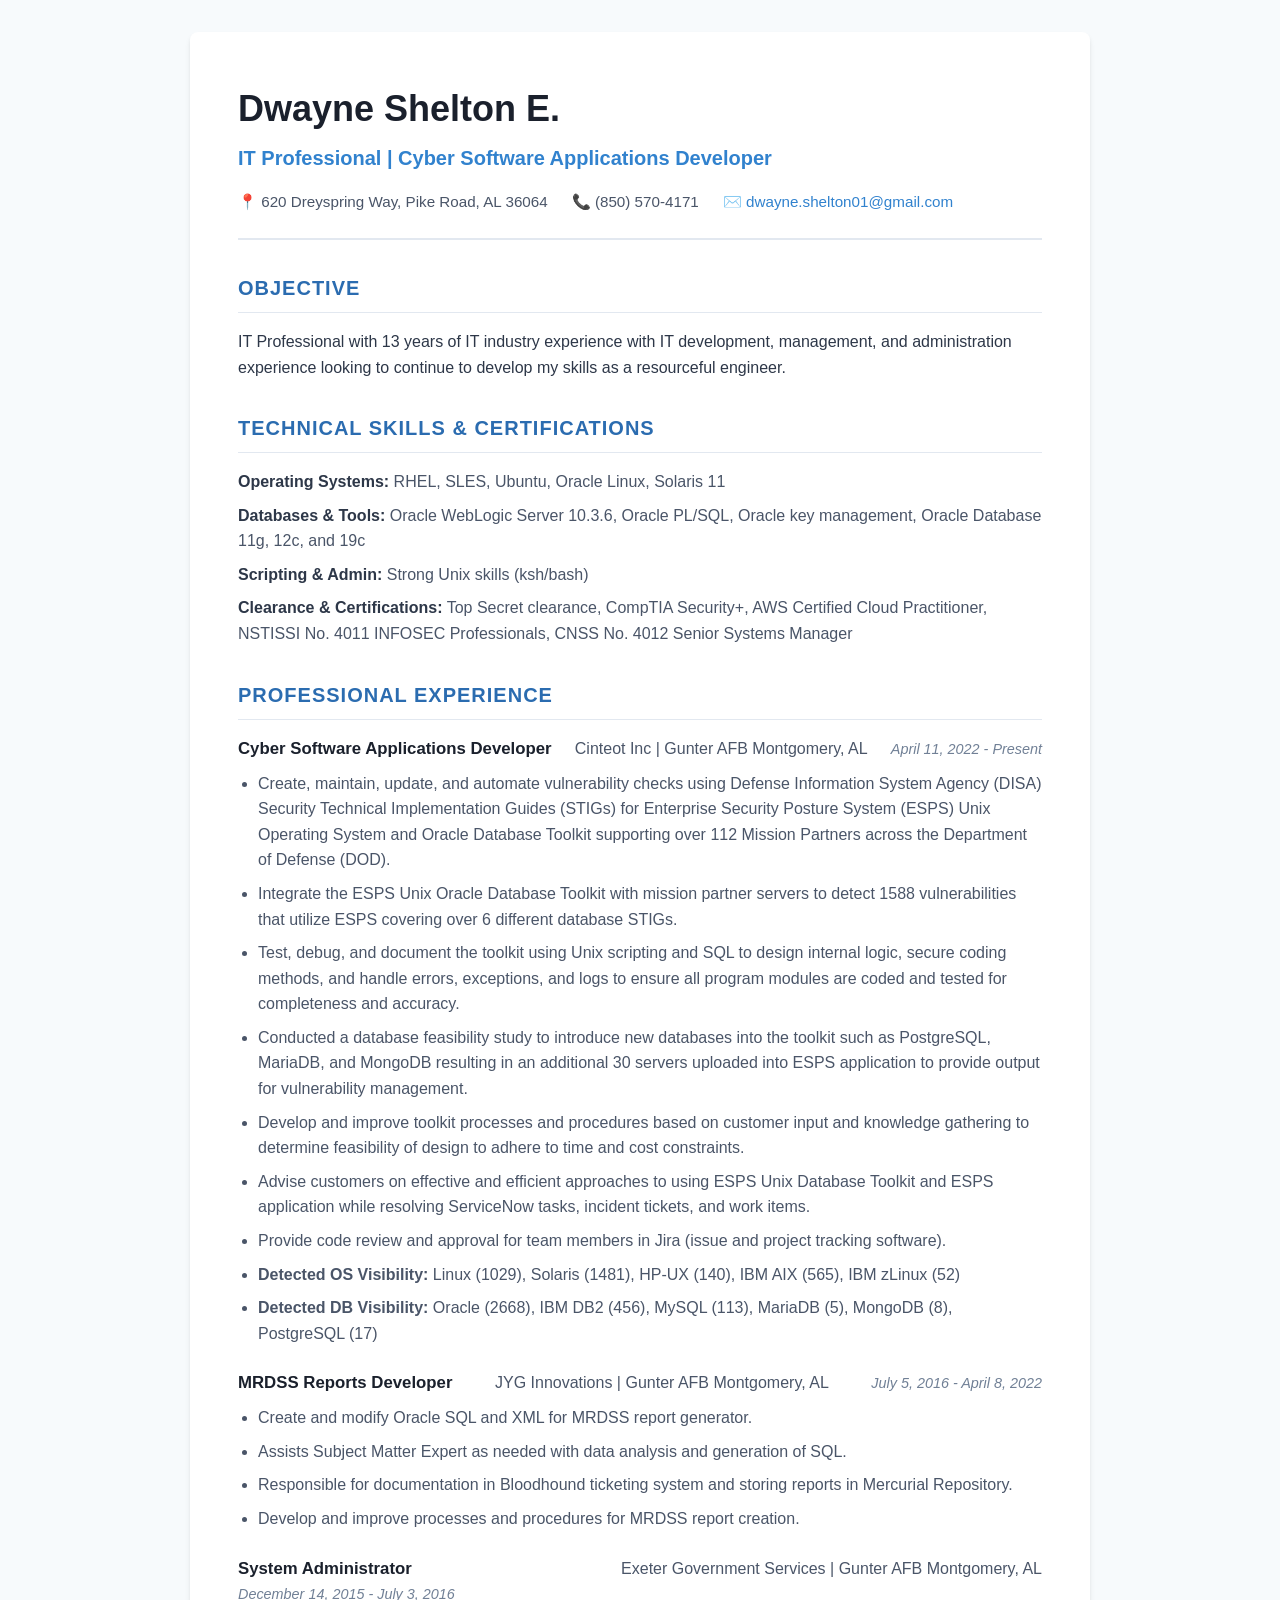
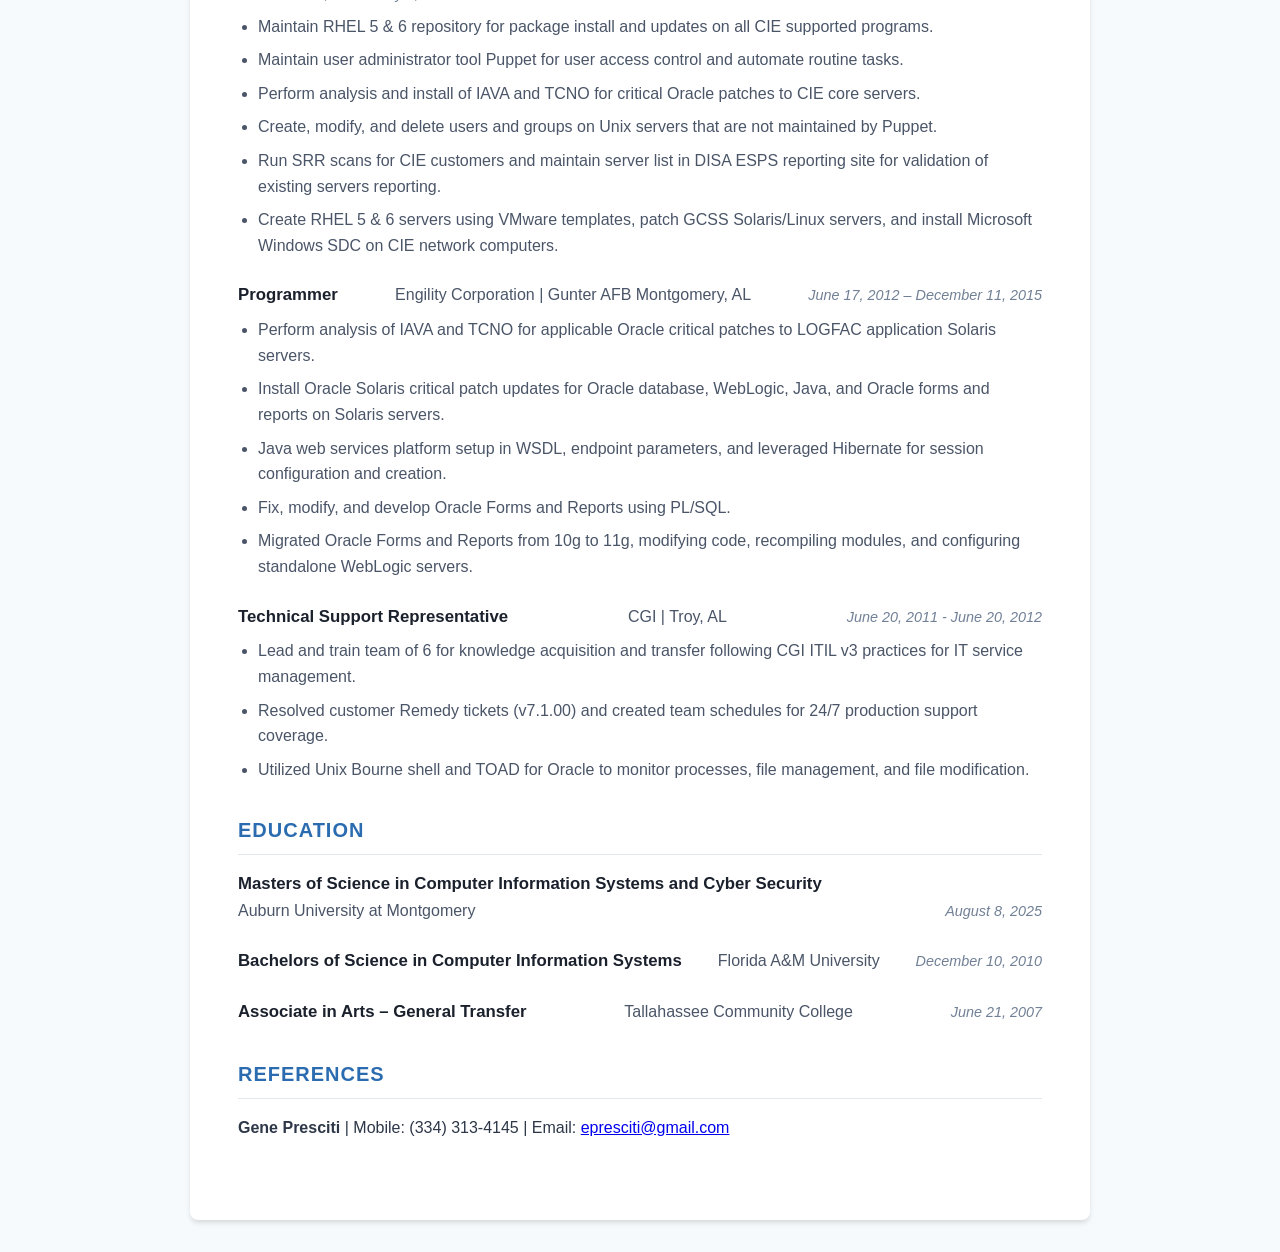
<file: index.html>
<!DOCTYPE html>
<html lang="en">
<head>
  <meta charset="UTF-8">
  <meta name="viewport" content="width=device-width, initial-scale=1.0">
  <title>Dwayne Shelton - Resume</title>
  <link rel="stylesheet" href="style.css">
</head>
<body>
  <div class="container">
    <!-- Header Section -->
    <header>
      <h1>Dwayne Shelton E.</h1>
      <h2>IT Professional | Cyber Software Applications Developer</h2>
      <div class="contact-info">
        <span>📍 620 Dreyspring Way, Pike Road, AL 36064</span>
        <span>📞 (850) 570-4171</span>
        <span>✉️ <a href="mailto:dwayne.shelton01@gmail.com">dwayne.shelton01@gmail.com</a></span>
      </div>
    </header>

    <!-- Objectives Section -->
    <section>
      <h3>Objective</h3>
      <p>IT Professional with 13 years of IT industry experience with IT development, management, and administration experience looking to continue to develop my skills as a resourceful engineer.</p>
    </section>

    <!-- Skills Section -->
    <section>
      <h3>Technical Skills & Certifications</h3>
      <ul class="skills-list">
        <li><strong>Operating Systems:</strong> RHEL, SLES, Ubuntu, Oracle Linux, Solaris 11</li>
        <li><strong>Databases & Tools:</strong> Oracle WebLogic Server 10.3.6, Oracle PL/SQL, Oracle key management, Oracle Database 11g, 12c, and 19c</li>
        <li><strong>Scripting & Admin:</strong> Strong Unix skills (ksh/bash)</li>
        <li><strong>Clearance & Certifications:</strong> Top Secret clearance, CompTIA Security+, AWS Certified Cloud Practitioner, NSTISSI No. 4011 INFOSEC Professionals, CNSS No. 4012 Senior Systems Manager</li>
      </ul>
    </section>

    <!-- Experience Section -->
    <section>
      <h3>Professional Experience</h3>

      <!-- Job 1 -->
      <div class="entry">
        <div class="entry-header">
          <span class="job-title">Cyber Software Applications Developer</span>
          <span class="company">Cinteot Inc | Gunter AFB Montgomery, AL</span>
          <span class="dates">April 11, 2022 - Present</span>
        </div>
        <ul>
          <li>Create, maintain, update, and automate vulnerability checks using Defense Information System Agency (DISA) Security Technical Implementation Guides (STIGs) for Enterprise Security Posture System (ESPS) Unix Operating System and Oracle Database Toolkit supporting over 112 Mission Partners across the Department of Defense (DOD).</li>
          <li>Integrate the ESPS Unix Oracle Database Toolkit with mission partner servers to detect 1588 vulnerabilities that utilize ESPS covering over 6 different database STIGs.</li>
          <li>Test, debug, and document the toolkit using Unix scripting and SQL to design internal logic, secure coding methods, and handle errors, exceptions, and logs to ensure all program modules are coded and tested for completeness and accuracy.</li>
          <li>Conducted a database feasibility study to introduce new databases into the toolkit such as PostgreSQL, MariaDB, and MongoDB resulting in an additional 30 servers uploaded into ESPS application to provide output for vulnerability management.</li>
          <li>Develop and improve toolkit processes and procedures based on customer input and knowledge gathering to determine feasibility of design to adhere to time and cost constraints.</li>
          <li>Advise customers on effective and efficient approaches to using ESPS Unix Database Toolkit and ESPS application while resolving ServiceNow tasks, incident tickets, and work items.</li>
          <li>Provide code review and approval for team members in Jira (issue and project tracking software).</li>
          <li><strong>Detected OS Visibility:</strong> Linux (1029), Solaris (1481), HP-UX (140), IBM AIX (565), IBM zLinux (52)</li>
          <li><strong>Detected DB Visibility:</strong> Oracle (2668), IBM DB2 (456), MySQL (113), MariaDB (5), MongoDB (8), PostgreSQL (17)</li>
        </ul>
      </div>

      <!-- Job 2 -->
      <div class="entry">
        <div class="entry-header">
          <span class="job-title">MRDSS Reports Developer</span>
          <span class="company">JYG Innovations | Gunter AFB Montgomery, AL</span>
          <span class="dates">July 5, 2016 - April 8, 2022</span>
        </div>
        <ul>
          <li>Create and modify Oracle SQL and XML for MRDSS report generator.</li>
          <li>Assists Subject Matter Expert as needed with data analysis and generation of SQL.</li>
          <li>Responsible for documentation in Bloodhound ticketing system and storing reports in Mercurial Repository.</li>
          <li>Develop and improve processes and procedures for MRDSS report creation.</li>
        </ul>
      </div>

      <!-- Job 3 -->
      <div class="entry">
        <div class="entry-header">
          <span class="job-title">System Administrator</span>
          <span class="company">Exeter Government Services | Gunter AFB Montgomery, AL</span>
          <span class="dates">December 14, 2015 - July 3, 2016</span>
        </div>
        <ul>
          <li>Maintain RHEL 5 & 6 repository for package install and updates on all CIE supported programs.</li>
          <li>Maintain user administrator tool Puppet for user access control and automate routine tasks.</li>
          <li>Perform analysis and install of IAVA and TCNO for critical Oracle patches to CIE core servers.</li>
          <li>Create, modify, and delete users and groups on Unix servers that are not maintained by Puppet.</li>
          <li>Run SRR scans for CIE customers and maintain server list in DISA ESPS reporting site for validation of existing servers reporting.</li>
          <li>Create RHEL 5 & 6 servers using VMware templates, patch GCSS Solaris/Linux servers, and install Microsoft Windows SDC on CIE network computers.</li>
        </ul>
      </div>

      <!-- Job 4 -->
      <div class="entry">
        <div class="entry-header">
          <span class="job-title">Programmer</span>
          <span class="company">Engility Corporation | Gunter AFB Montgomery, AL</span>
          <span class="dates">June 17, 2012 – December 11, 2015</span>
        </div>
        <ul>
          <li>Perform analysis of IAVA and TCNO for applicable Oracle critical patches to LOGFAC application Solaris servers.</li>
          <li>Install Oracle Solaris critical patch updates for Oracle database, WebLogic, Java, and Oracle forms and reports on Solaris servers.</li>
          <li>Java web services platform setup in WSDL, endpoint parameters, and leveraged Hibernate for session configuration and creation.</li>
          <li>Fix, modify, and develop Oracle Forms and Reports using PL/SQL.</li>
          <li>Migrated Oracle Forms and Reports from 10g to 11g, modifying code, recompiling modules, and configuring standalone WebLogic servers.</li>
        </ul>
      </div>

      <!-- Job 5 -->
      <div class="entry">
        <div class="entry-header">
          <span class="job-title">Technical Support Representative</span>
          <span class="company">CGI | Troy, AL</span>
          <span class="dates">June 20, 2011 - June 20, 2012</span>
        </div>
        <ul>
          <li>Lead and train team of 6 for knowledge acquisition and transfer following CGI ITIL v3 practices for IT service management.</li>
          <li>Resolved customer Remedy tickets (v7.1.00) and created team schedules for 24/7 production support coverage.</li>
          <li>Utilized Unix Bourne shell and TOAD for Oracle to monitor processes, file management, and file modification.</li>
        </ul>
      </div>
    </section>

    <!-- Education Section -->
    <section>
      <h3>Education</h3>
      <div class="entry">
        <div class="entry-header">
          <span class="job-title">Masters of Science in Computer Information Systems and Cyber Security</span>
          <span class="company">Auburn University at Montgomery</span>
          <span class="dates">August 8, 2025</span>
        </div>
      </div>
      <div class="entry">
        <div class="entry-header">
          <span class="job-title">Bachelors of Science in Computer Information Systems</span>
          <span class="company">Florida A&M University</span>
          <span class="dates">December 10, 2010</span>
        </div>
      </div>
      <div class="entry">
        <div class="entry-header">
          <span class="job-title">Associate in Arts – General Transfer</span>
          <span class="company">Tallahassee Community College</span>
          <span class="dates">June 21, 2007</span>
        </div>
      </div>
    </section>

    <!-- References Section -->
    <section>
      <h3>References</h3>
      <p><strong>Gene Presciti</strong> | Mobile: (334) 313-4145 | Email: <a href="mailto:epresciti@gmail.com">epresciti@gmail.com</a></p>
    </section>
  </div>
</body>
</html>
</file>
<file: style.css>
/* Reset & Base Styles */
* {
  box-sizing: border-box;
  margin: 0;
  padding: 0;
}

body {
  font-family: -apple-system, BlinkMacSystemFont, "Segoe UI", Roboto, Helvetica, Arial, sans-serif;
  line-height: 1.6;
  color: #2d3748;
  background-color: #f7fafc;
  padding: 2rem 1rem;
}

/* Container */
.container {
  max-width: 900px;
  margin: 0 auto;
  background: #ffffff;
  padding: 3rem;
  border-radius: 8px;
  box-shadow: 0 4px 6px -1px rgba(0, 0, 0, 0.1), 0 2px 4px -1px rgba(0, 0, 0, 0.06);
}

/* Header */
header {
  border-bottom: 2px solid #e2e8f0;
  padding-bottom: 1.5rem;
  margin-bottom: 2rem;
}

header h1 {
  font-size: 2.25rem;
  color: #1a202c;
  font-weight: 700;
  margin-bottom: 0.25rem;
}

header h2 {
  font-size: 1.25rem;
  color: #3182ce;
  font-weight: 600;
  margin-bottom: 1rem;
}

.contact-info {
  display: flex;
  flex-wrap: wrap;
  gap: 1rem 1.5rem;
  font-size: 0.95rem;
  color: #4a5568;
}

.contact-info a {
  color: #3182ce;
  text-decoration: none;
}

.contact-info a:hover {
  text-decoration: underline;
}

/* Sections */
section {
  margin-bottom: 2rem;
}

section h3 {
  font-size: 1.25rem;
  color: #2b6cb0;
  text-transform: uppercase;
  letter-spacing: 0.05em;
  border-bottom: 1px solid #e2e8f0;
  padding-bottom: 0.5rem;
  margin-bottom: 1rem;
}

/* Experience & Education Entries */
.entry {
  margin-bottom: 1.5rem;
}

.entry-header {
  display: flex;
  justify-content: space-between;
  align-items: baseline;
  flex-wrap: wrap;
  margin-bottom: 0.25rem;
}

.job-title {
  font-weight: 700;
  color: #1a202c;
  font-size: 1.05rem;
}

.company {
  color: #4a5568;
  font-weight: 500;
}

.dates {
  color: #718096;
  font-size: 0.9rem;
  font-style: italic;
}

/* Lists */
ul {
  list-style-type: disc;
  padding-left: 1.25rem;
  margin-top: 0.5rem;
}

li {
  margin-bottom: 0.5rem;
  color: #4a5568;
}

/* Skills List */
.skills-list {
  list-style: none;
  padding-left: 0;
}

.skills-list li {
  margin-bottom: 0.5rem;
}

.skills-list strong {
  color: #2d3748;
}

/* Print Styles */
@media print {
  body {
    background-color: #fff;
    padding: 0;
  }
  
  .container {
    box-shadow: none;
    padding: 0;
    max-width: 100%;
  }

  a {
    color: #2d3748;
    text-decoration: none;
  }
}

/* Mobile Responsive */
@media (max-width: 640px) {
  .container {
    padding: 1.5rem;
  }

  .entry-header {
    flex-direction: column;
    align-items: flex-start;
  }

  .dates {
    margin-top: 0.25rem;
  }
}
</file>
